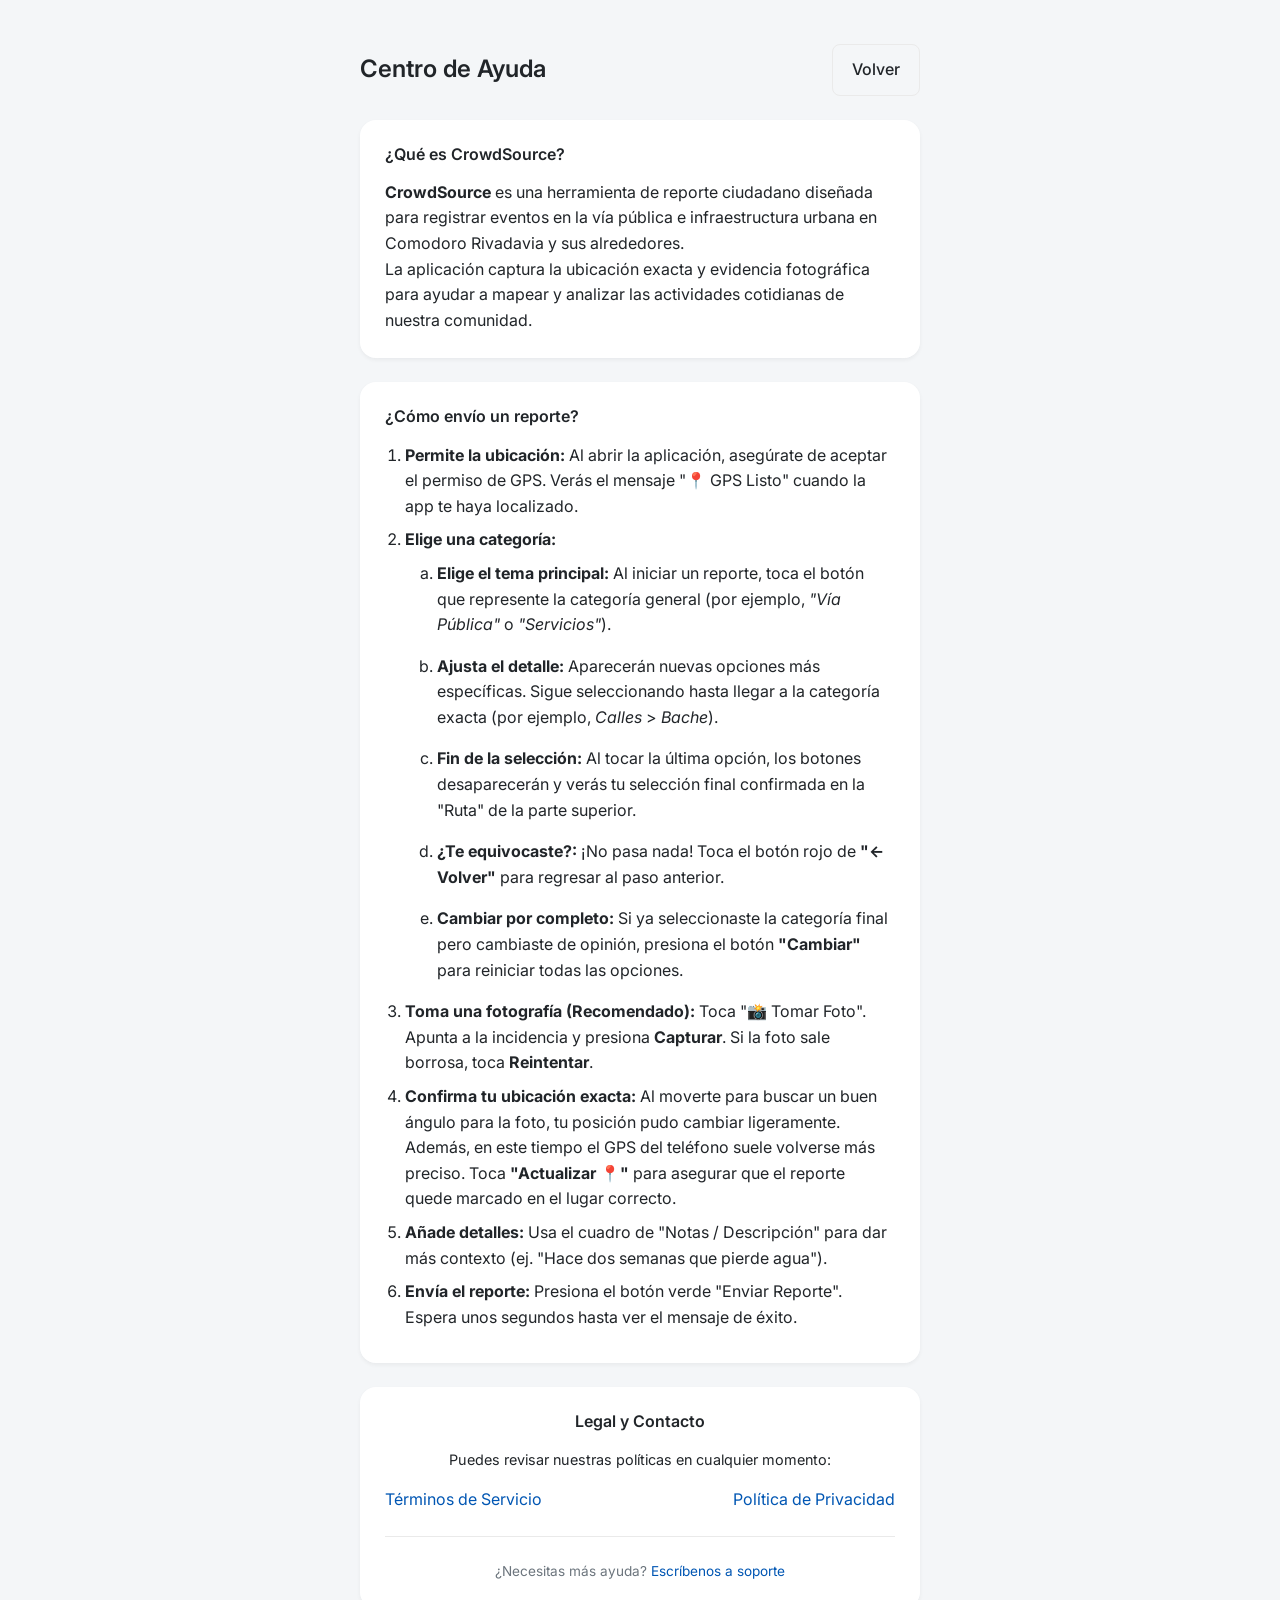
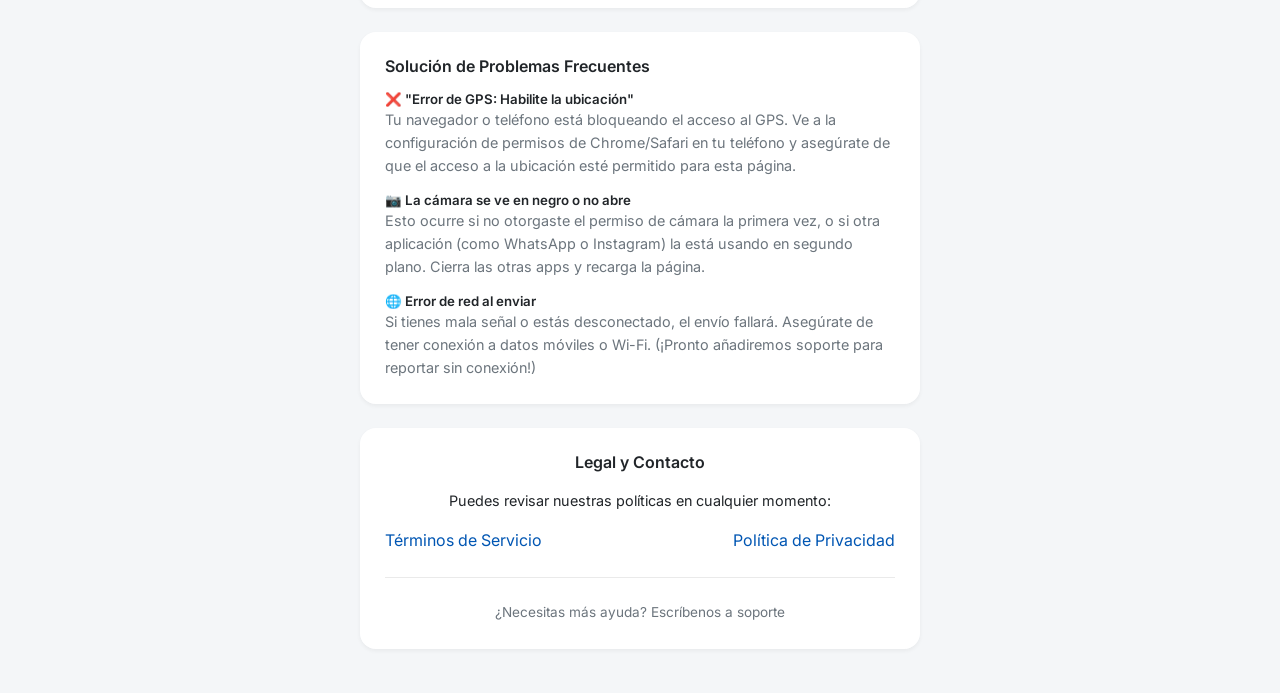
<file: anywhere/frontend/ayuda.html>
<!DOCTYPE html>
<html lang="es">
<head>
    <meta charset="UTF-8">
    <meta name="viewport" content="width=device-width, initial-scale=1.0, maximum-scale=1.0, user-scalable=no">
    <title>Ayuda - CrowdSource</title>
    <link rel="stylesheet" href="css/style.css">
</head>
<body>
    <div class="container mt-4">
        <div class="d-flex justify-content-between align-items-center mb-4">
            <h2 class="text-center my-0">Centro de Ayuda</h2>
            <a href="index.html" class="btn btn-secondary w-auto py-1 px-3 my-0">Volver</a>
        </div>

        <div class="card shadow-sm mb-4">
            <h4 class="mb-3">¿Qué es CrowdSource?</h4>
            <p><strong>CrowdSource</strong> es una herramienta de reporte ciudadano diseñada para registrar eventos en la vía pública e infraestructura urbana en Comodoro Rivadavia y sus alrededores.</p>
            <p>La aplicación captura la ubicación exacta y evidencia fotográfica para ayudar a mapear y analizar las actividades cotidianas de nuestra comunidad.</p>
        </div>

<div class="card shadow-sm mb-4">
            <h4 class="mb-3">¿Cómo envío un reporte?</h4>
            <ol class="help-list">
                <li class="mb-2"><strong>Permite la ubicación:</strong> Al abrir la aplicación, asegúrate de aceptar el permiso de GPS. Verás el mensaje "📍 GPS Listo" cuando la app te haya localizado.</li>

                <li class="mb-2"><strong>Elige una categoría:</strong>
                    <ol type="a" class="ms-4 mt-2">
                        <li class="mb-3"><strong>Elige el tema principal:</strong> Al iniciar un reporte, toca el botón que represente la categoría general (por ejemplo, <em>"Vía Pública"</em> o <em>"Servicios"</em>).</li>
                        <li class="mb-3"><strong>Ajusta el detalle:</strong> Aparecerán nuevas opciones más específicas. Sigue seleccionando hasta llegar a la categoría exacta (por ejemplo, <em>Calles</em> > <em>Bache</em>).</li>
                        <li class="mb-3"><strong>Fin de la selección:</strong> Al tocar la última opción, los botones desaparecerán y verás tu selección final confirmada en la "Ruta" de la parte superior.</li>
                        <li class="mb-3"><strong>¿Te equivocaste?:</strong> ¡No pasa nada! Toca el botón rojo de <strong>"← Volver"</strong> para regresar al paso anterior.</li>
                        <li class="mb-3"><strong>Cambiar por completo:</strong> Si ya seleccionaste la categoría final pero cambiaste de opinión, presiona el botón <strong>"Cambiar"</strong> para reiniciar todas las opciones.</li>
                    </ol>
                </li>

                <li class="mb-2"><strong>Toma una fotografía (Recomendado):</strong> Toca "📸 Tomar Foto". Apunta a la incidencia y presiona <strong>Capturar</strong>. Si la foto sale borrosa, toca <strong>Reintentar</strong>.</li>

                <li class="mb-2"><strong>Confirma tu ubicación exacta:</strong> Al moverte para buscar un buen ángulo para la foto, tu posición pudo cambiar ligeramente. Además, en este tiempo el GPS del teléfono suele volverse más preciso. Toca <strong>"Actualizar 📍"</strong> para asegurar que el reporte quede marcado en el lugar correcto.</li>

                <li class="mb-2"><strong>Añade detalles:</strong> Usa el cuadro de "Notas / Descripción" para dar más contexto (ej. "Hace dos semanas que pierde agua").</li>

                <li class="mb-2"><strong>Envía el reporte:</strong> Presiona el botón verde "Enviar Reporte". Espera unos segundos hasta ver el mensaje de éxito.</li>
            </ol>
        </div>

        <div class="card shadow-sm mb-4 text-center">
            <h4 class="mb-3">Legal y Contacto</h4>
            <p class="fs-sm">Puedes revisar nuestras políticas en cualquier momento:</p>
            <div class="d-flex justify-content-between mt-3 gap-2 flex-wrap">
                <a href="terminos.html">Términos de Servicio</a>
                <a href="privacidad.html">Política de Privacidad</a>
            </div>
            <hr class="divider">
            <p class="text-muted fs-xs my-0">¿Necesitas más ayuda? <a href="mailto:soporte@tudominio.com" class="text-decoration-none">Escríbenos a soporte</a></p>
        </div>

        <div class="card shadow-sm mb-4">
            <h4 class="mb-3">Solución de Problemas Frecuentes</h4>

            <h5 class="mt-3">❌ "Error de GPS: Habilite la ubicación"</h5>
            <p class="text-muted fs-sm">Tu navegador o teléfono está bloqueando el acceso al GPS. Ve a la configuración de permisos de Chrome/Safari en tu teléfono y asegúrate de que el acceso a la ubicación esté permitido para esta página.</p>

            <h5 class="mt-3">📷 La cámara se ve en negro o no abre</h5>
            <p class="text-muted fs-sm">Esto ocurre si no otorgaste el permiso de cámara la primera vez, o si otra aplicación (como WhatsApp o Instagram) la está usando en segundo plano. Cierra las otras apps y recarga la página.</p>

            <h5 class="mt-3">🌐 Error de red al enviar</h5>
            <p class="text-muted fs-sm">Si tienes mala señal o estás desconectado, el envío fallará. Asegúrate de tener conexión a datos móviles o Wi-Fi. (¡Pronto añadiremos soporte para reportar sin conexión!)</p>
        </div>

        <div class="card shadow-sm mb-4 text-center">
            <h4 class="mb-3">Legal y Contacto</h4>
            <p class="fs-sm">Puedes revisar nuestras políticas en cualquier momento:</p>
            <div class="d-flex justify-content-between mt-3 gap-2 flex-wrap">
                <a href="terminos.html">Términos de Servicio</a>
                <a href="privacidad.html">Política de Privacidad</a>
            </div>
            <hr class="divider">
            <p class="text-muted fs-xs my-0">¿Necesitas más ayuda? Escríbenos a soporte</p>
        </div>

    </div>
</body>
</html>
</file>
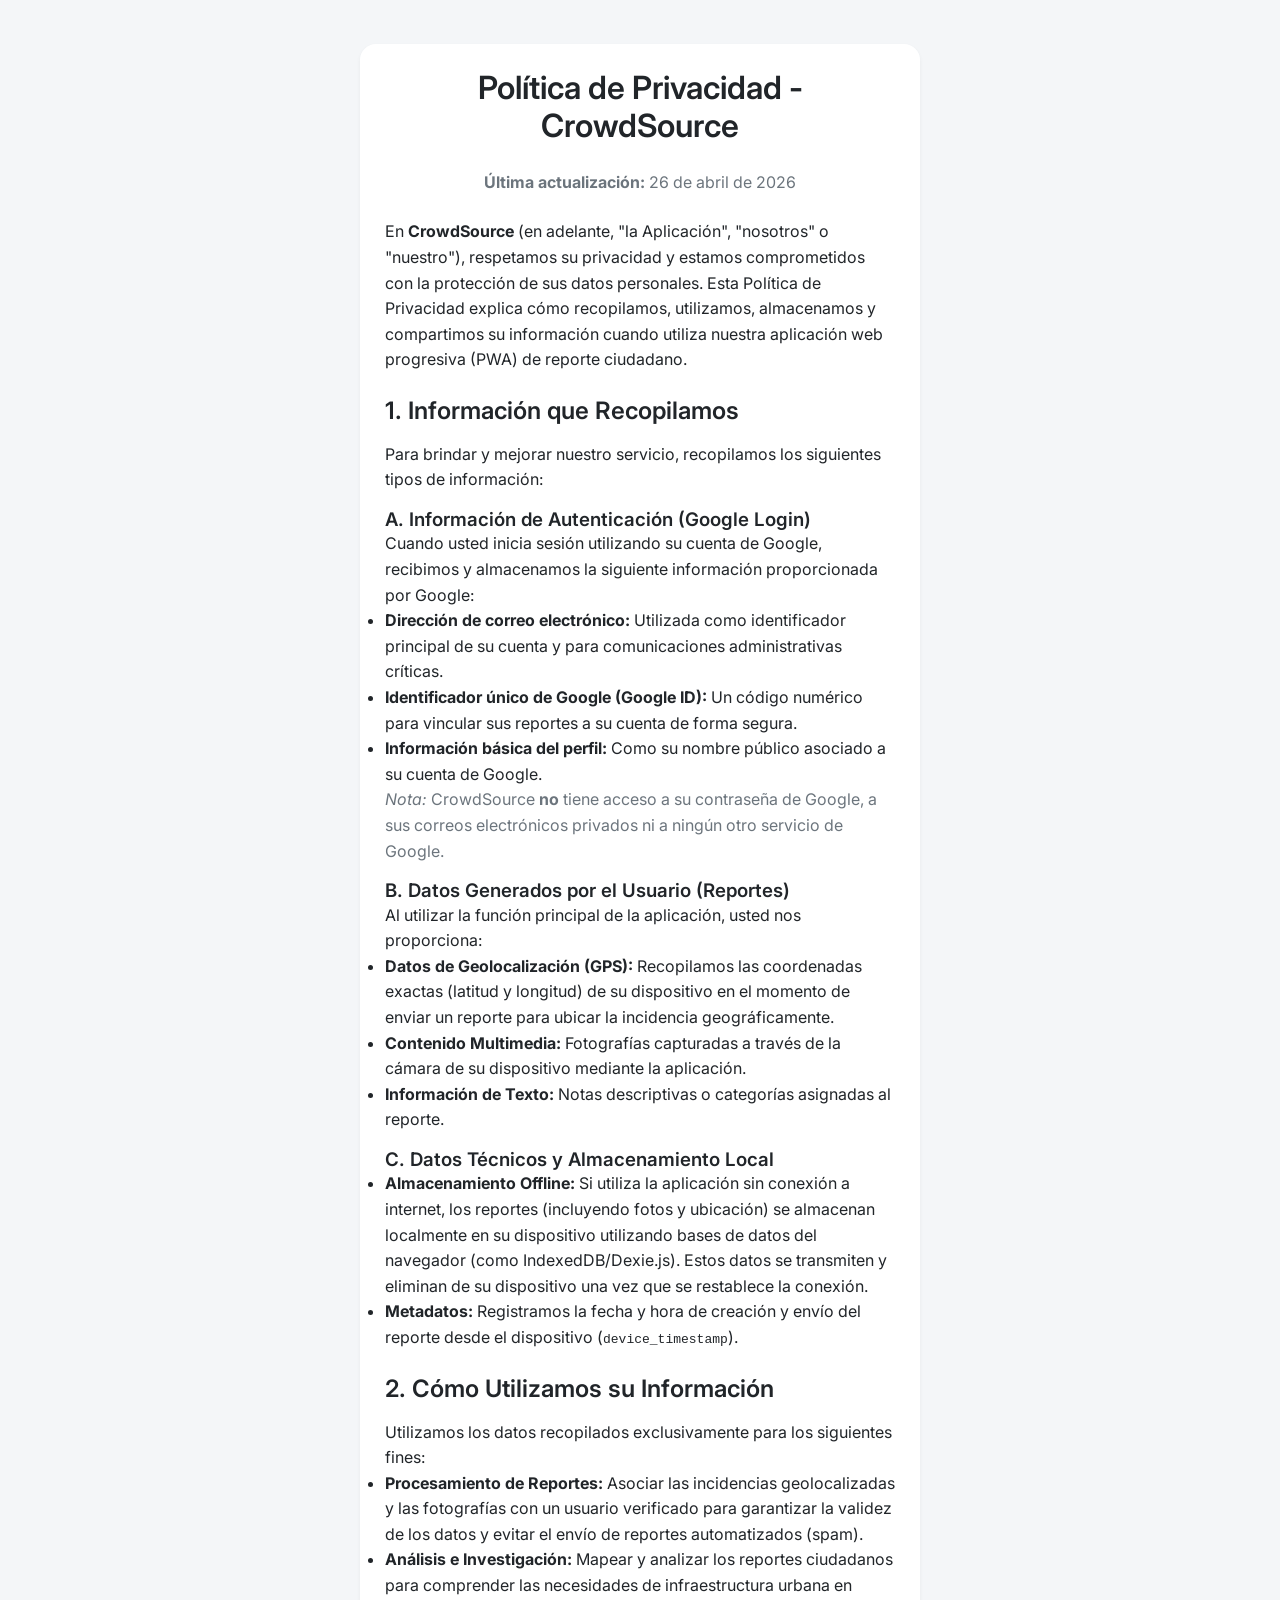
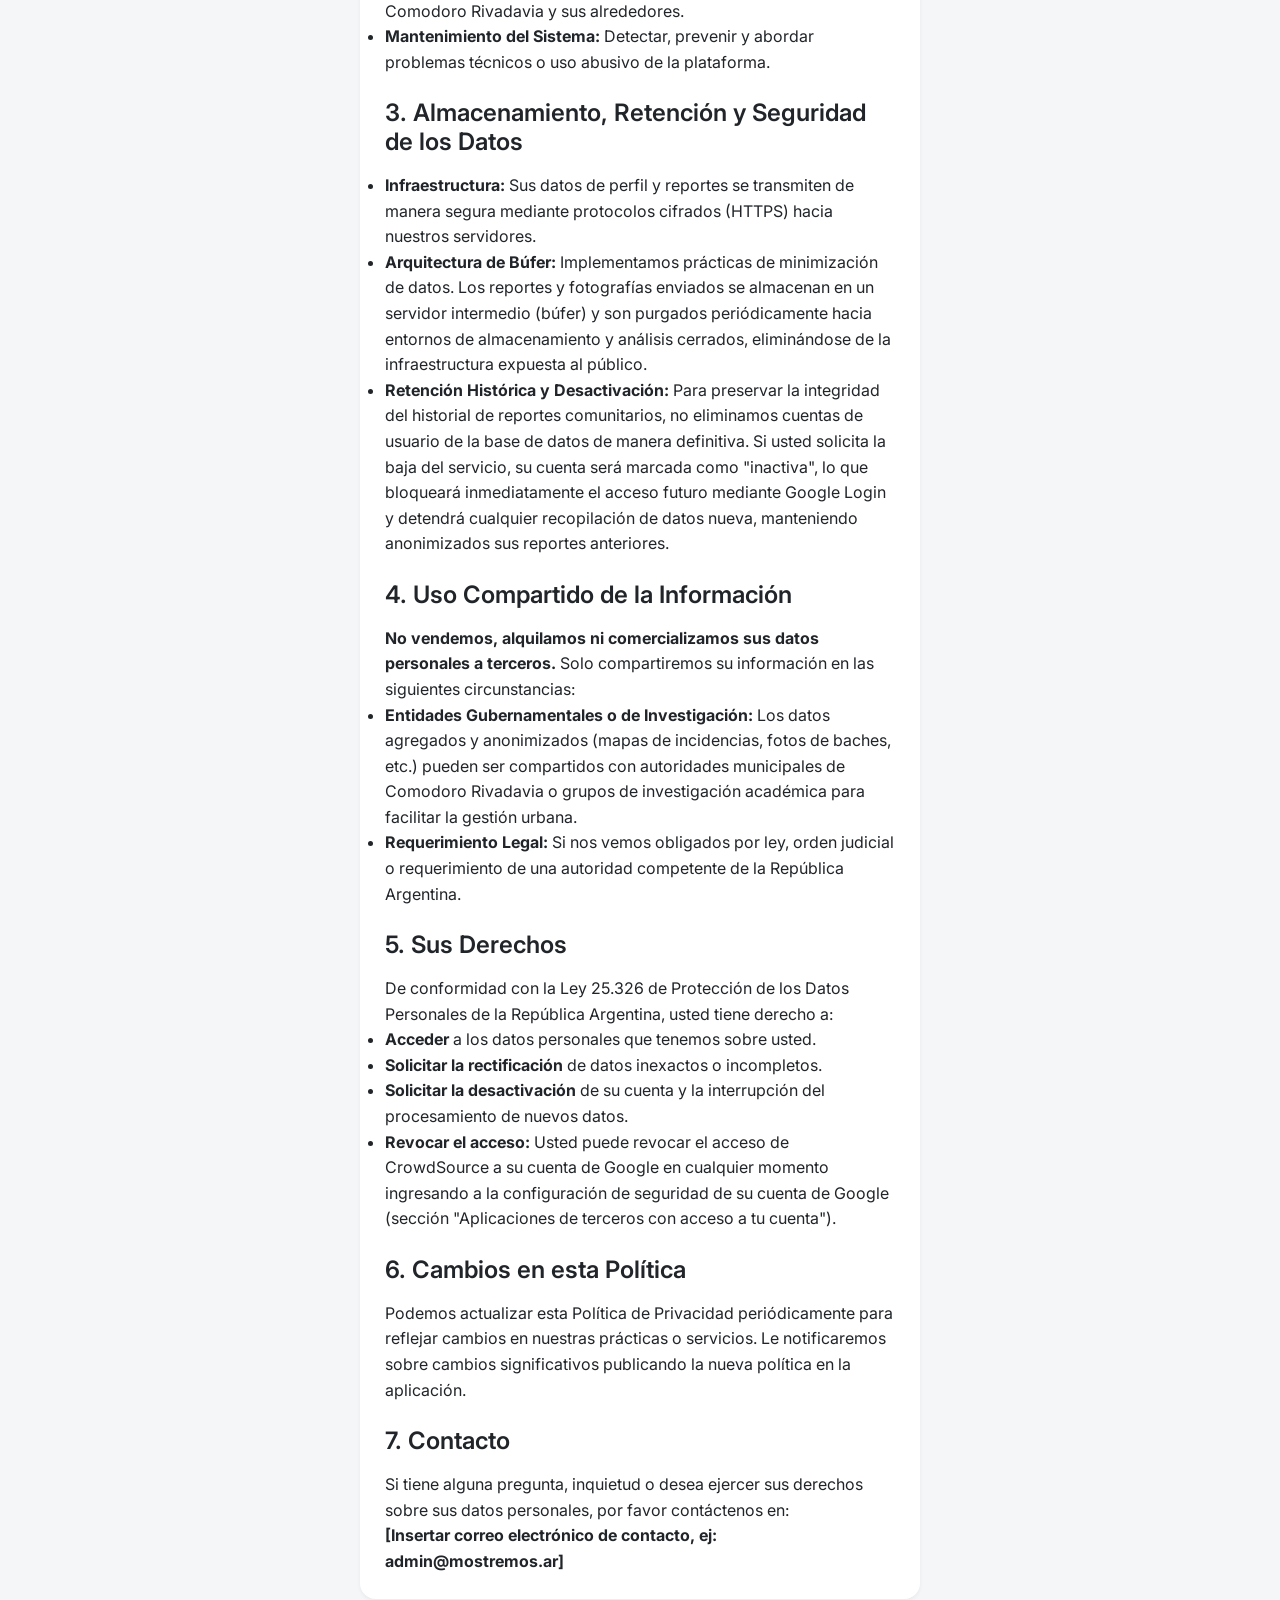
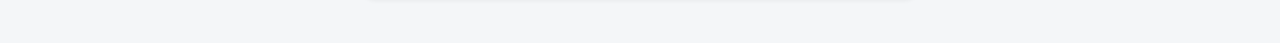
<file: anywhere/frontend/privacidad.html>
<!DOCTYPE html>
<html lang="es">
<head>
    <meta charset="UTF-8">
    <meta name="viewport" content="width=device-width, initial-scale=1.0">
    <title>Política de Privacidad - CrowdSource</title>
    <link rel="stylesheet" href="css/style.css">
</head>
<body>
    <div class="container mt-4 mb-4">
        <div class="card shadow-sm">
            <h1 class="text-center mb-4">Política de Privacidad - CrowdSource</h1>

            <p class="text-center text-muted mb-4"><strong>Última actualización:</strong> 26 de abril de 2026</p>

            <p>En <strong>CrowdSource</strong> (en adelante, "la Aplicación", "nosotros" o "nuestro"), respetamos su privacidad y estamos comprometidos con la protección de sus datos personales. Esta Política de Privacidad explica cómo recopilamos, utilizamos, almacenamos y compartimos su información cuando utiliza nuestra aplicación web progresiva (PWA) de reporte ciudadano.</p>

            <h2 class="mt-4 mb-3">1. Información que Recopilamos</h2>
            <p>Para brindar y mejorar nuestro servicio, recopilamos los siguientes tipos de información:</p>

            <h3 class="mt-3">A. Información de Autenticación (Google Login)</h3>
            <p>Cuando usted inicia sesión utilizando su cuenta de Google, recibimos y almacenamos la siguiente información proporcionada por Google:</p>
            <ul>
                <li><strong>Dirección de correo electrónico:</strong> Utilizada como identificador principal de su cuenta y para comunicaciones administrativas críticas.</li>
                <li><strong>Identificador único de Google (Google ID):</strong> Un código numérico para vincular sus reportes a su cuenta de forma segura.</li>
                <li><strong>Información básica del perfil:</strong> Como su nombre público asociado a su cuenta de Google.</li>
            </ul>
            <p class="text-muted"><em>Nota:</em> CrowdSource <strong>no</strong> tiene acceso a su contraseña de Google, a sus correos electrónicos privados ni a ningún otro servicio de Google.</p>

            <h3 class="mt-3">B. Datos Generados por el Usuario (Reportes)</h3>
            <p>Al utilizar la función principal de la aplicación, usted nos proporciona:</p>
            <ul>
                <li><strong>Datos de Geolocalización (GPS):</strong> Recopilamos las coordenadas exactas (latitud y longitud) de su dispositivo en el momento de enviar un reporte para ubicar la incidencia geográficamente.</li>
                <li><strong>Contenido Multimedia:</strong> Fotografías capturadas a través de la cámara de su dispositivo mediante la aplicación.</li>
                <li><strong>Información de Texto:</strong> Notas descriptivas o categorías asignadas al reporte.</li>
            </ul>

            <h3 class="mt-3">C. Datos Técnicos y Almacenamiento Local</h3>
            <ul>
                <li><strong>Almacenamiento Offline:</strong> Si utiliza la aplicación sin conexión a internet, los reportes (incluyendo fotos y ubicación) se almacenan localmente en su dispositivo utilizando bases de datos del navegador (como IndexedDB/Dexie.js). Estos datos se transmiten y eliminan de su dispositivo una vez que se restablece la conexión.</li>
                <li><strong>Metadatos:</strong> Registramos la fecha y hora de creación y envío del reporte desde el dispositivo (<code>device_timestamp</code>).</li>
            </ul>

            <h2 class="mt-4 mb-3">2. Cómo Utilizamos su Información</h2>
            <p>Utilizamos los datos recopilados exclusivamente para los siguientes fines:</p>
            <ul>
                <li><strong>Procesamiento de Reportes:</strong> Asociar las incidencias geolocalizadas y las fotografías con un usuario verificado para garantizar la validez de los datos y evitar el envío de reportes automatizados (spam).</li>
                <li><strong>Análisis e Investigación:</strong> Mapear y analizar los reportes ciudadanos para comprender las necesidades de infraestructura urbana en Comodoro Rivadavia y sus alrededores.</li>
                <li><strong>Mantenimiento del Sistema:</strong> Detectar, prevenir y abordar problemas técnicos o uso abusivo de la plataforma.</li>
            </ul>

            <h2 class="mt-4 mb-3">3. Almacenamiento, Retención y Seguridad de los Datos</h2>
            <ul>
                <li><strong>Infraestructura:</strong> Sus datos de perfil y reportes se transmiten de manera segura mediante protocolos cifrados (HTTPS) hacia nuestros servidores.</li>
                <li><strong>Arquitectura de Búfer:</strong> Implementamos prácticas de minimización de datos. Los reportes y fotografías enviados se almacenan en un servidor intermedio (búfer) y son purgados periódicamente hacia entornos de almacenamiento y análisis cerrados, eliminándose de la infraestructura expuesta al público.</li>
                <li><strong>Retención Histórica y Desactivación:</strong> Para preservar la integridad del historial de reportes comunitarios, no eliminamos cuentas de usuario de la base de datos de manera definitiva. Si usted solicita la baja del servicio, su cuenta será marcada como "inactiva", lo que bloqueará inmediatamente el acceso futuro mediante Google Login y detendrá cualquier recopilación de datos nueva, manteniendo anonimizados sus reportes anteriores.</li>
            </ul>

            <h2 class="mt-4 mb-3">4. Uso Compartido de la Información</h2>
            <p><strong>No vendemos, alquilamos ni comercializamos sus datos personales a terceros.</strong> Solo compartiremos su información en las siguientes circunstancias:</p>
            <ul>
                <li><strong>Entidades Gubernamentales o de Investigación:</strong> Los datos agregados y anonimizados (mapas de incidencias, fotos de baches, etc.) pueden ser compartidos con autoridades municipales de Comodoro Rivadavia o grupos de investigación académica para facilitar la gestión urbana.</li>
                <li><strong>Requerimiento Legal:</strong> Si nos vemos obligados por ley, orden judicial o requerimiento de una autoridad competente de la República Argentina.</li>
            </ul>

            <h2 class="mt-4 mb-3">5. Sus Derechos</h2>
            <p>De conformidad con la Ley 25.326 de Protección de los Datos Personales de la República Argentina, usted tiene derecho a:</p>
            <ul>
                <li><strong>Acceder</strong> a los datos personales que tenemos sobre usted.</li>
                <li><strong>Solicitar la rectificación</strong> de datos inexactos o incompletos.</li>
                <li><strong>Solicitar la desactivación</strong> de su cuenta y la interrupción del procesamiento de nuevos datos.</li>
                <li><strong>Revocar el acceso:</strong> Usted puede revocar el acceso de CrowdSource a su cuenta de Google en cualquier momento ingresando a la configuración de seguridad de su cuenta de Google (sección "Aplicaciones de terceros con acceso a tu cuenta").</li>
            </ul>

            <h2 class="mt-4 mb-3">6. Cambios en esta Política</h2>
            <p>Podemos actualizar esta Política de Privacidad periódicamente para reflejar cambios en nuestras prácticas o servicios. Le notificaremos sobre cambios significativos publicando la nueva política en la aplicación.</p>

            <h2 class="mt-4 mb-3">7. Contacto</h2>
            <p>Si tiene alguna pregunta, inquietud o desea ejercer sus derechos sobre sus datos personales, por favor contáctenos en:<br>
            <strong>[Insertar correo electrónico de contacto, ej: admin@mostremos.ar]</strong></p>
        </div>
    </div>
</body>
</html>
</file>
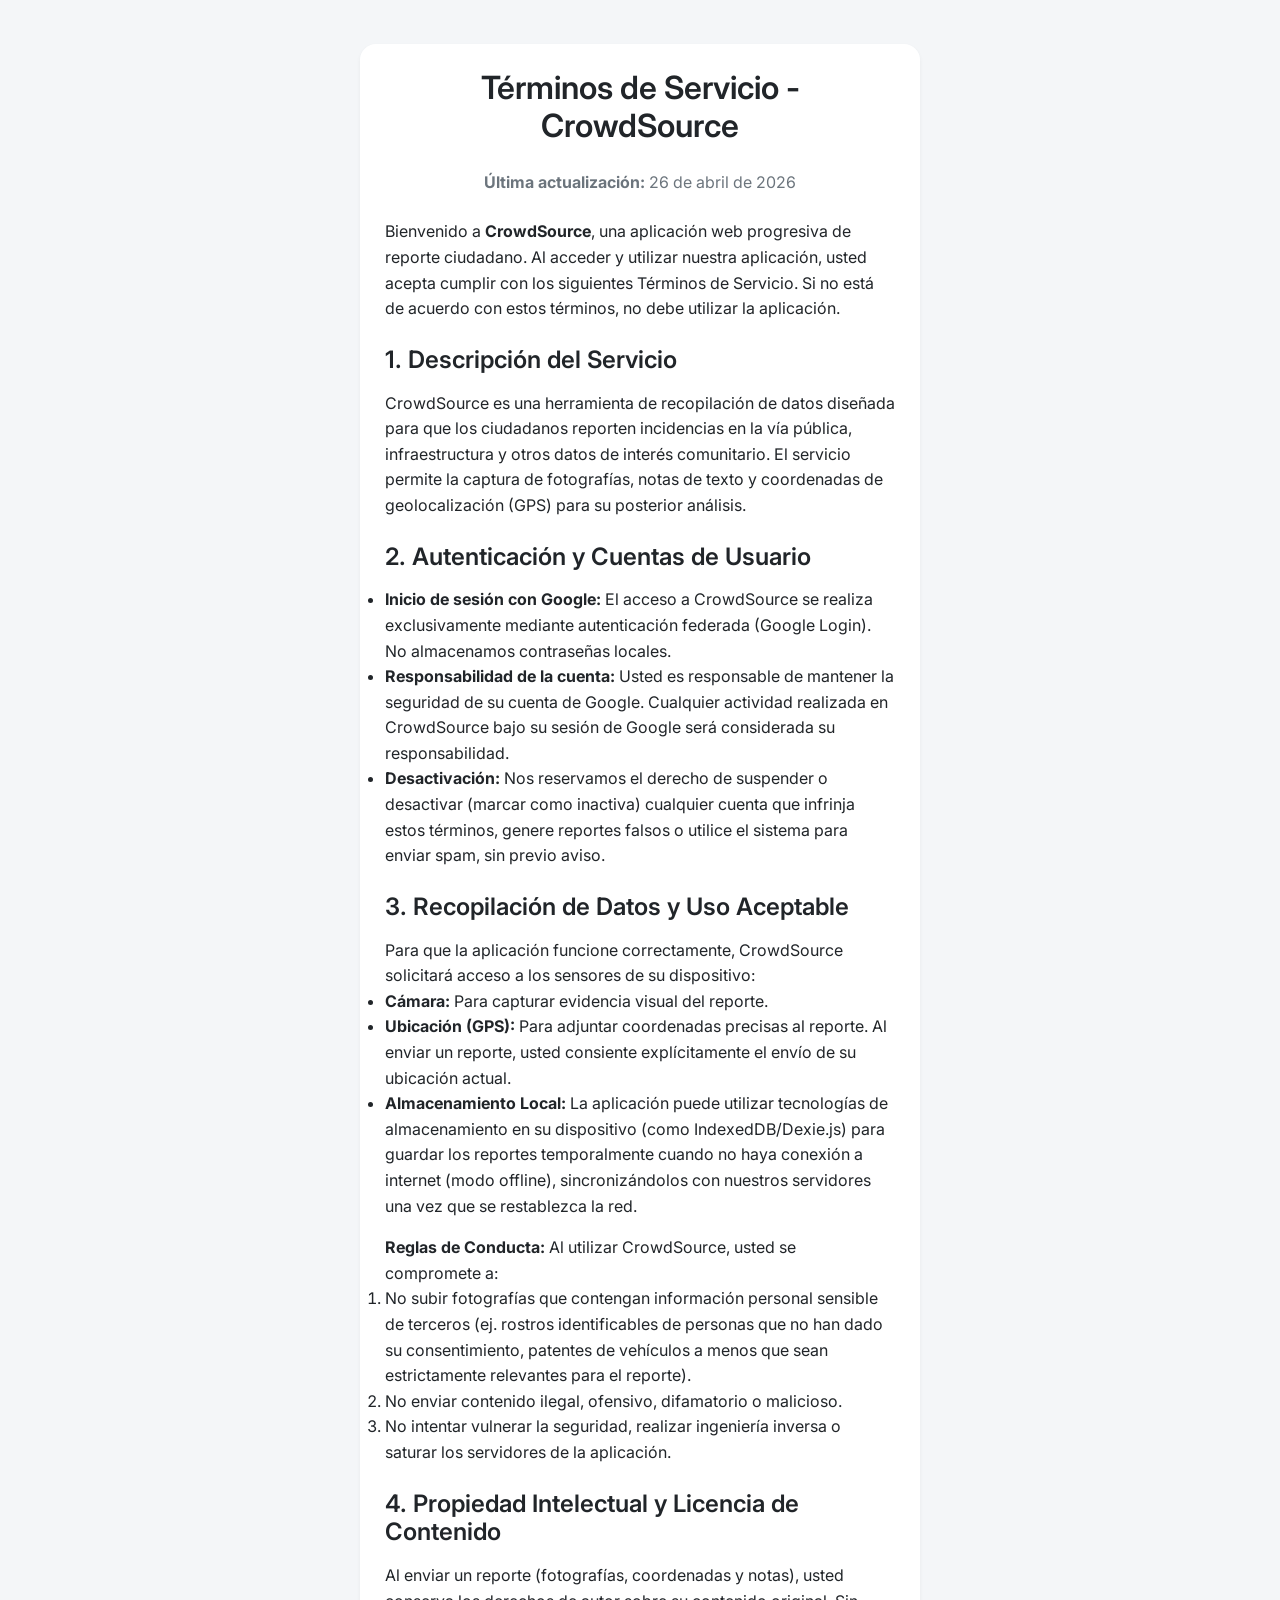
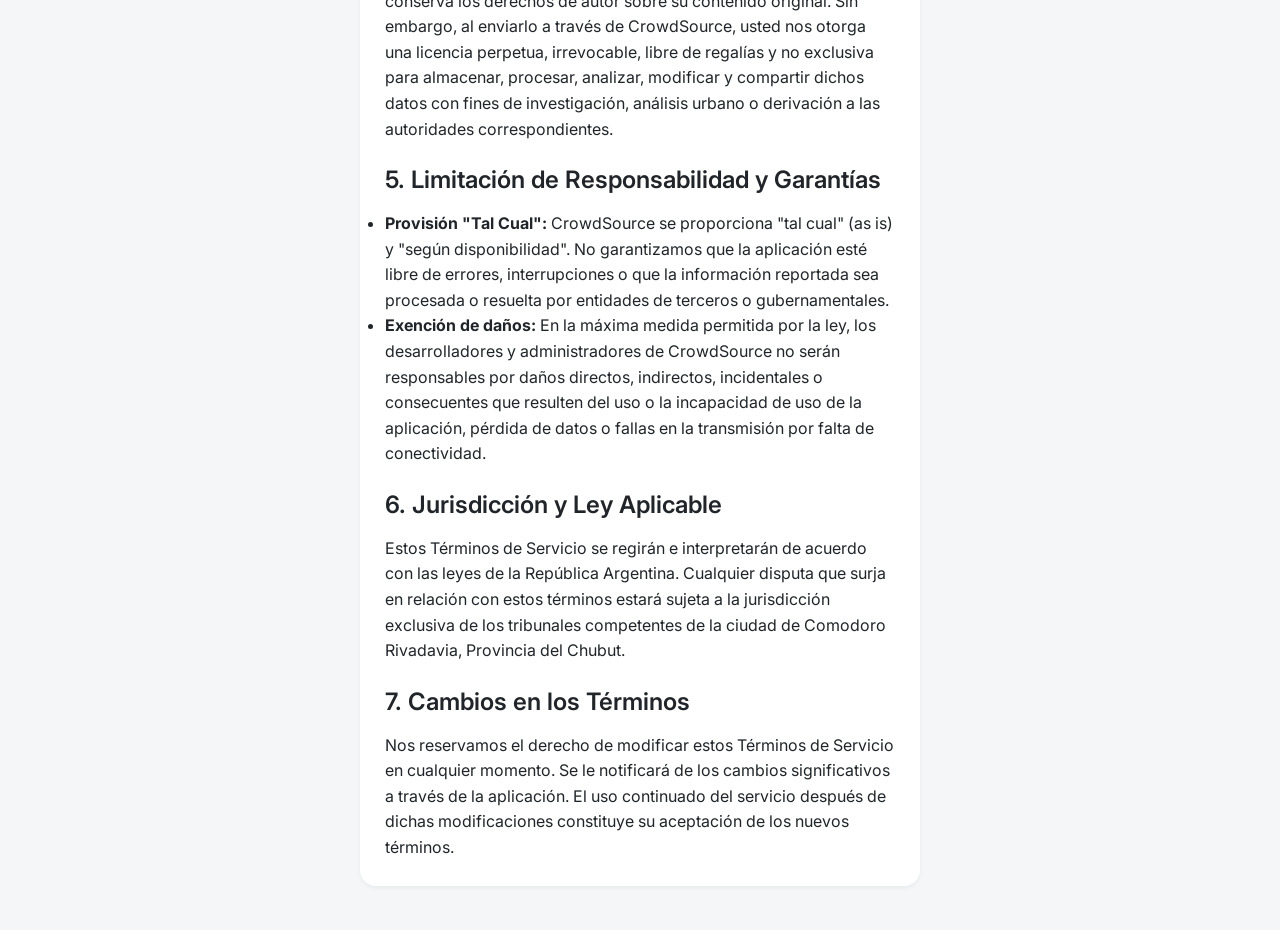
<file: anywhere/frontend/terminos.html>
<!DOCTYPE html>
<html lang="es">
<head>
    <meta charset="UTF-8">
    <meta name="viewport" content="width=device-width, initial-scale=1.0">
    <title>Términos de Servicio - CrowdSource</title>
    <link rel="stylesheet" href="css/style.css">
</head>
<body>
    <div class="container mt-4 mb-4">
        <div class="card shadow-sm">
            <h1 class="text-center mb-4">Términos de Servicio - CrowdSource</h1>

            <p class="text-center text-muted mb-4"><strong>Última actualización:</strong> 26 de abril de 2026</p>

            <p>Bienvenido a <strong>CrowdSource</strong>, una aplicación web progresiva de reporte ciudadano. Al acceder y utilizar nuestra aplicación, usted acepta cumplir con los siguientes Términos de Servicio. Si no está de acuerdo con estos términos, no debe utilizar la aplicación.</p>

            <h2 class="mt-4 mb-3">1. Descripción del Servicio</h2>
            <p>CrowdSource es una herramienta de recopilación de datos diseñada para que los ciudadanos reporten incidencias en la vía pública, infraestructura y otros datos de interés comunitario. El servicio permite la captura de fotografías, notas de texto y coordenadas de geolocalización (GPS) para su posterior análisis.</p>

            <h2 class="mt-4 mb-3">2. Autenticación y Cuentas de Usuario</h2>
            <ul>
                <li><strong>Inicio de sesión con Google:</strong> El acceso a CrowdSource se realiza exclusivamente mediante autenticación federada (Google Login). No almacenamos contraseñas locales.</li>
                <li><strong>Responsabilidad de la cuenta:</strong> Usted es responsable de mantener la seguridad de su cuenta de Google. Cualquier actividad realizada en CrowdSource bajo su sesión de Google será considerada su responsabilidad.</li>
                <li><strong>Desactivación:</strong> Nos reservamos el derecho de suspender o desactivar (marcar como inactiva) cualquier cuenta que infrinja estos términos, genere reportes falsos o utilice el sistema para enviar spam, sin previo aviso.</li>
            </ul>

            <h2 class="mt-4 mb-3">3. Recopilación de Datos y Uso Aceptable</h2>
            <p>Para que la aplicación funcione correctamente, CrowdSource solicitará acceso a los sensores de su dispositivo:</p>
            <ul>
                <li><strong>Cámara:</strong> Para capturar evidencia visual del reporte.</li>
                <li><strong>Ubicación (GPS):</strong> Para adjuntar coordenadas precisas al reporte. Al enviar un reporte, usted consiente explícitamente el envío de su ubicación actual.</li>
                <li><strong>Almacenamiento Local:</strong> La aplicación puede utilizar tecnologías de almacenamiento en su dispositivo (como IndexedDB/Dexie.js) para guardar los reportes temporalmente cuando no haya conexión a internet (modo offline), sincronizándolos con nuestros servidores una vez que se restablezca la red.</li>
            </ul>

            <p class="mt-3"><strong>Reglas de Conducta:</strong> Al utilizar CrowdSource, usted se compromete a:</p>
            <ol>
                <li>No subir fotografías que contengan información personal sensible de terceros (ej. rostros identificables de personas que no han dado su consentimiento, patentes de vehículos a menos que sean estrictamente relevantes para el reporte).</li>
                <li>No enviar contenido ilegal, ofensivo, difamatorio o malicioso.</li>
                <li>No intentar vulnerar la seguridad, realizar ingeniería inversa o saturar los servidores de la aplicación.</li>
            </ol>

            <h2 class="mt-4 mb-3">4. Propiedad Intelectual y Licencia de Contenido</h2>
            <p>Al enviar un reporte (fotografías, coordenadas y notas), usted conserva los derechos de autor sobre su contenido original. Sin embargo, al enviarlo a través de CrowdSource, usted nos otorga una licencia perpetua, irrevocable, libre de regalías y no exclusiva para almacenar, procesar, analizar, modificar y compartir dichos datos con fines de investigación, análisis urbano o derivación a las autoridades correspondientes.</p>

            <h2 class="mt-4 mb-3">5. Limitación de Responsabilidad y Garantías</h2>
            <ul>
                <li><strong>Provisión "Tal Cual":</strong> CrowdSource se proporciona "tal cual" (as is) y "según disponibilidad". No garantizamos que la aplicación esté libre de errores, interrupciones o que la información reportada sea procesada o resuelta por entidades de terceros o gubernamentales.</li>
                <li><strong>Exención de daños:</strong> En la máxima medida permitida por la ley, los desarrolladores y administradores de CrowdSource no serán responsables por daños directos, indirectos, incidentales o consecuentes que resulten del uso o la incapacidad de uso de la aplicación, pérdida de datos o fallas en la transmisión por falta de conectividad.</li>
            </ul>

            <h2 class="mt-4 mb-3">6. Jurisdicción y Ley Aplicable</h2>
            <p>Estos Términos de Servicio se regirán e interpretarán de acuerdo con las leyes de la República Argentina. Cualquier disputa que surja en relación con estos términos estará sujeta a la jurisdicción exclusiva de los tribunales competentes de la ciudad de Comodoro Rivadavia, Provincia del Chubut.</p>

            <h2 class="mt-4 mb-3">7. Cambios en los Términos</h2>
            <p>Nos reservamos el derecho de modificar estos Términos de Servicio en cualquier momento. Se le notificará de los cambios significativos a través de la aplicación. El uso continuado del servicio después de dichas modificaciones constituye su aceptación de los nuevos términos.</p>
        </div>
    </div>
</body>
</html>
</file>
<file: anywhere/frontend/css/style.css>
@import url('https://fonts.googleapis.com/css2?family=Inter:wght@400;500;600;700&display=swap');

/* ==========================================================================
 *  VARIABLES (Theming & Tokens)
 *  ========================================================================== */
:root {
    /* Colors */
    --primary-color: #0056b3;
    --primary-gradient: linear-gradient(135deg, #0056b3 0%, #3f88c5 100%);
    --primary-hover: #003d82;
    --success-color: #28a745;
    --success-hover: #218838;
    --danger-color: #dc3545;
    --danger-hover: #c82333;
    --warning-color: #ffc107;
    --secondary-color: #6c757d;

    /* Backgrounds & Text */
    --bg-color: #f4f6f8;
    --card-bg: rgba(255, 255, 255, 0.95);
    --text-main: #212529;
    --text-muted: #6c757d;
    --border-color: #eaeaea;

    /* Spacing & Sizing */
    --border-radius-sm: 8px;
    --border-radius-md: 16px;
    --border-radius-lg: 24px;
    
    /* Shadows */
    --shadow-sm: 0 2px 4px rgba(0, 0, 0, 0.05);
    --shadow-md: 0 8px 16px rgba(0, 0, 0, 0.08);
    --shadow-lg: 0 12px 24px rgba(0, 0, 0, 0.12);
    
    /* Transitions */
    --transition-fast: 0.15s ease-in-out;
    --transition-normal: 0.3s ease-in-out;
}

/* ==========================================================================
 *  BASE & RESET
 *  ========================================================================== */
* {
    box-sizing: border-box;
    margin: 0;
    padding: 0;
}

body {
    font-family: 'Inter', system-ui, -apple-system, sans-serif;
    background-color: var(--bg-color);
    color: var(--text-main);
    line-height: 1.6;
    padding: 0;
    margin: 0;
    min-height: 100vh;
    overscroll-behavior-y: none;
    display: flex;
    flex-direction: column;
}

a {
    color: var(--primary-color);
    text-decoration: none;
    transition: color var(--transition-fast);
}

a:hover {
    color: var(--primary-hover);
    text-decoration: underline;
}

h1, h2, h3, h4, h5, h6 {
    font-weight: 600;
    line-height: 1.2;
}

/* ==========================================================================
 *  LAYOUT & UTILITIES
 *  ========================================================================== */
.container {
    max-width: 600px;
    margin: 0 auto;
    padding: 20px;
}

/* Flexbox */
.d-flex { display: flex; }
.flex-column { flex-direction: column; }
.justify-content-between { justify-content: space-between; }
.justify-content-center { justify-content: center; }
.align-items-center { align-items: center; }
.flex-wrap { flex-wrap: wrap; }
.gap-2 { gap: 0.5rem; }
.gap-3 { gap: 1rem; }
.gap-4 { gap: 1.5rem; }

/* Spacing */
.mt-0 { margin-top: 0 !important; }
.mt-2 { margin-top: 0.5rem; }
.mt-3 { margin-top: 1rem; }
.mt-4 { margin-top: 1.5rem; }
.mb-0 { margin-bottom: 0 !important; }
.mb-2 { margin-bottom: 0.5rem; }
.mb-3 { margin-bottom: 1rem; }
.mb-4 { margin-bottom: 1.5rem; }
.my-0 { margin-top: 0; margin-bottom: 0; }
.py-1 { padding-top: 0.25rem; padding-bottom: 0.25rem; }
.px-3 { padding-left: 1rem; padding-right: 1rem; }
.p-2 { padding: 0.5rem; }
.p-3 { padding: 1rem; }
.p-4 { padding: 1.5rem; }

/* Sizing */
.w-100 { width: 100%; }
.w-auto { width: auto; }

/* Typography */
.text-center { text-align: center; }
.text-muted { color: var(--text-muted); }
.text-danger { color: var(--danger-color); }
.text-primary { color: var(--primary-color); }
.font-weight-bold { font-weight: 600; }
.fs-sm { font-size: 0.9em; }
.fs-xs { font-size: 0.85em; }

/* Lists */
.list-unstyled {
    list-style: none;
    padding-left: 0;
}
.help-list {
    padding-left: 20px;
    line-height: 1.6;
}

/* Others */
.hidden { display: none !important; }

/* ==========================================================================
 *  COMPONENTS
 *  ========================================================================== */

/* Header */
.app-header {
    display: flex;
    justify-content: space-between;
    align-items: center;
    padding: 1rem 1.5rem;
    background: var(--card-bg);
    backdrop-filter: blur(10px);
    box-shadow: var(--shadow-sm);
    position: sticky;
    top: 0;
    z-index: 10;
}
.app-title {
    color: var(--primary-color);
    font-size: 1.2rem;
    font-weight: 700;
}

/* Footer */
.app-footer {
    padding: 1.5rem;
    text-align: center;
    border-top: 1px solid var(--border-color);
    margin-top: auto;
    background: transparent;
}
.footer-links {
    display: flex;
    justify-content: center;
    gap: 1.5rem;
    flex-wrap: wrap;
}
.footer-links a {
    color: var(--text-muted);
    font-size: 0.9rem;
    transition: color var(--transition-fast);
}
.footer-links a:hover {
    color: var(--text-main);
    text-decoration: none;
}

/* Cards (Glassmorphism inspired) */
.card {
    background-color: var(--card-bg);
    border: 1px solid rgba(255, 255, 255, 0.4);
    border-radius: var(--border-radius-md);
    padding: 24px;
    backdrop-filter: blur(8px);
}
.shadow-sm { box-shadow: var(--shadow-sm); }
.shadow-md { box-shadow: var(--shadow-md); }

/* Buttons */
.btn {
    display: inline-flex;
    align-items: center;
    justify-content: center;
    font-weight: 500;
    text-align: center;
    cursor: pointer;
    border: none;
    padding: 0.75rem 1.2rem;
    font-size: 1rem;
    border-radius: var(--border-radius-sm);
    transition: all var(--transition-normal);
}
.btn:active { transform: scale(0.98); }
.btn:disabled {
    opacity: 0.65;
    cursor: not-allowed;
    transform: none;
}
.btn-primary {
    color: #fff;
    background: var(--primary-gradient);
    box-shadow: 0 4px 10px rgba(0, 86, 179, 0.2);
}
.btn-primary:hover:not(:disabled) {
    box-shadow: 0 6px 15px rgba(0, 86, 179, 0.3);
    transform: translateY(-1px);
}
.btn-success {
    color: #fff;
    background-color: var(--success-color);
}
.btn-success:hover:not(:disabled) {
    background-color: var(--success-hover);
    box-shadow: 0 4px 10px rgba(40, 167, 69, 0.2);
    transform: translateY(-1px);
}
.btn-secondary {
    color: var(--text-main);
    background-color: transparent;
    border: 1px solid var(--border-color);
}
.btn-secondary:hover {
    background-color: rgba(0,0,0,0.03);
}

/* Forms */
.form-group {
    margin-bottom: 1.2rem;
}
.form-label {
    display: block;
    margin-bottom: 0.5rem;
    font-weight: 500;
    color: var(--text-main);
}
.form-control {
    display: block;
    width: 100%;
    padding: 0.8rem;
    font-size: 1rem;
    font-family: inherit;
    color: var(--text-main);
    background-color: #fff;
    border: 1px solid var(--border-color);
    border-radius: var(--border-radius-sm);
    transition: all var(--transition-fast);
}
.form-control:focus {
    border-color: var(--primary-color);
    outline: none;
    box-shadow: 0 0 0 3px rgba(0, 86, 179, 0.1);
}
textarea.form-control {
    resize: vertical;
    min-height: 100px;
}

/* Status Badges */
.status-badge {
    padding: 1rem;
    border-radius: var(--border-radius-sm);
    text-align: center;
    font-weight: 500;
}
.status-warning {
    background: #fff3cd;
    color: #856404;
    border: 1px solid #ffeeba;
}

/* ==========================================================================
 *  PAGE SPECIFIC
 *  ========================================================================== */

/* Landing Section */
.landing-section {
    display: flex;
    flex-direction: column;
    justify-content: center;
    align-items: center;
    text-align: center;
    padding: 2rem;
    min-height: calc(100vh - 160px);
}
.landing-logo {
    width: 100%;
    max-width: 120px;
    height: auto;
    border-radius: var(--border-radius-md);
    margin-bottom: 2rem;
    box-shadow: var(--shadow-md);
}
.landing-title {
    font-size: 2.5rem;
    background: var(--primary-gradient);
    -webkit-background-clip: text;
    -webkit-text-fill-color: transparent;
    margin-bottom: 1rem;
}
.landing-subtitle {
    font-size: 1.15rem;
    max-width: 600px;
    margin-bottom: 2.5rem;
    color: var(--text-muted);
}

/* Camera box / Report Section */
.camera-feed {
    width: 100%;
    background: #000;
    border-radius: var(--border-radius-sm);
    object-fit: cover;
    max-height: 50vh;
}
.photo-canvas {
    width: 100%;
    border-radius: var(--border-radius-sm);
    object-fit: cover;
}
hr.divider {
    border: 0;
    border-top: 1px solid var(--border-color);
    margin: 1.5rem 0;
}

.location-display {
    background-color: #f8f9fa;
    color: #6c757d;
    font-size: 0.9em;
    display: flex;
    align-items: center;
    min-height: 2.5rem;
}

/* Append to css/style.css */
.category-grid {
    display: grid;
    grid-template-columns: repeat(2, 1fr);
    gap: 10px;
}

.category-btn {
    padding: 15px;
    font-size: 1rem;
    background-color: #ffffff;
    border: 1px solid #dcdcdc;
    border-radius: 8px;
    cursor: pointer;
    box-shadow: 0 2px 4px rgba(0,0,0,0.05);
    transition: background-color 0.1s;
    touch-action: manipulation;
}

.category-btn:active {
    background-color: #e2e4e8;
    transform: scale(0.98);
}

.category-btn-full {
    grid-column: 1 / -1;
}

/* Indent all nested lists by 2rem */
ul ul, ol ol, ul ol, ol ul {
    padding-left: 2rem;
}
</file>
